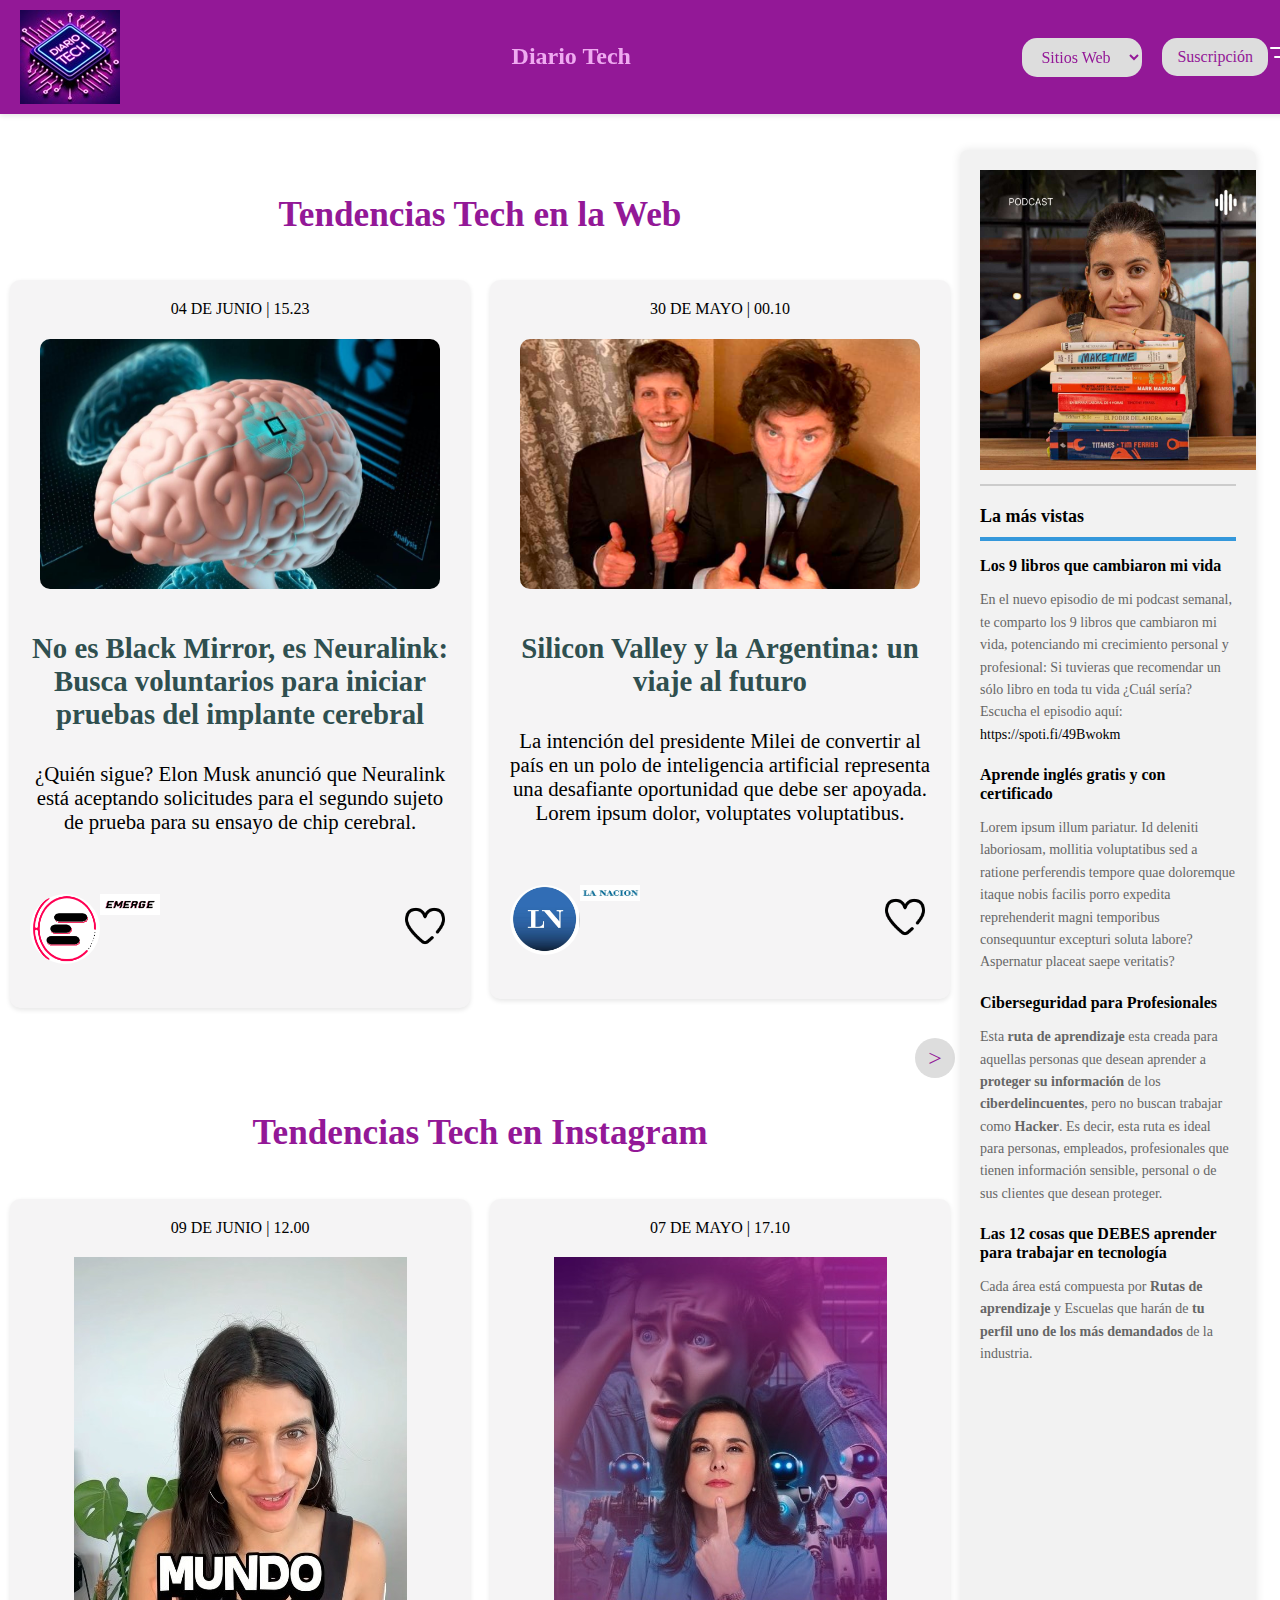
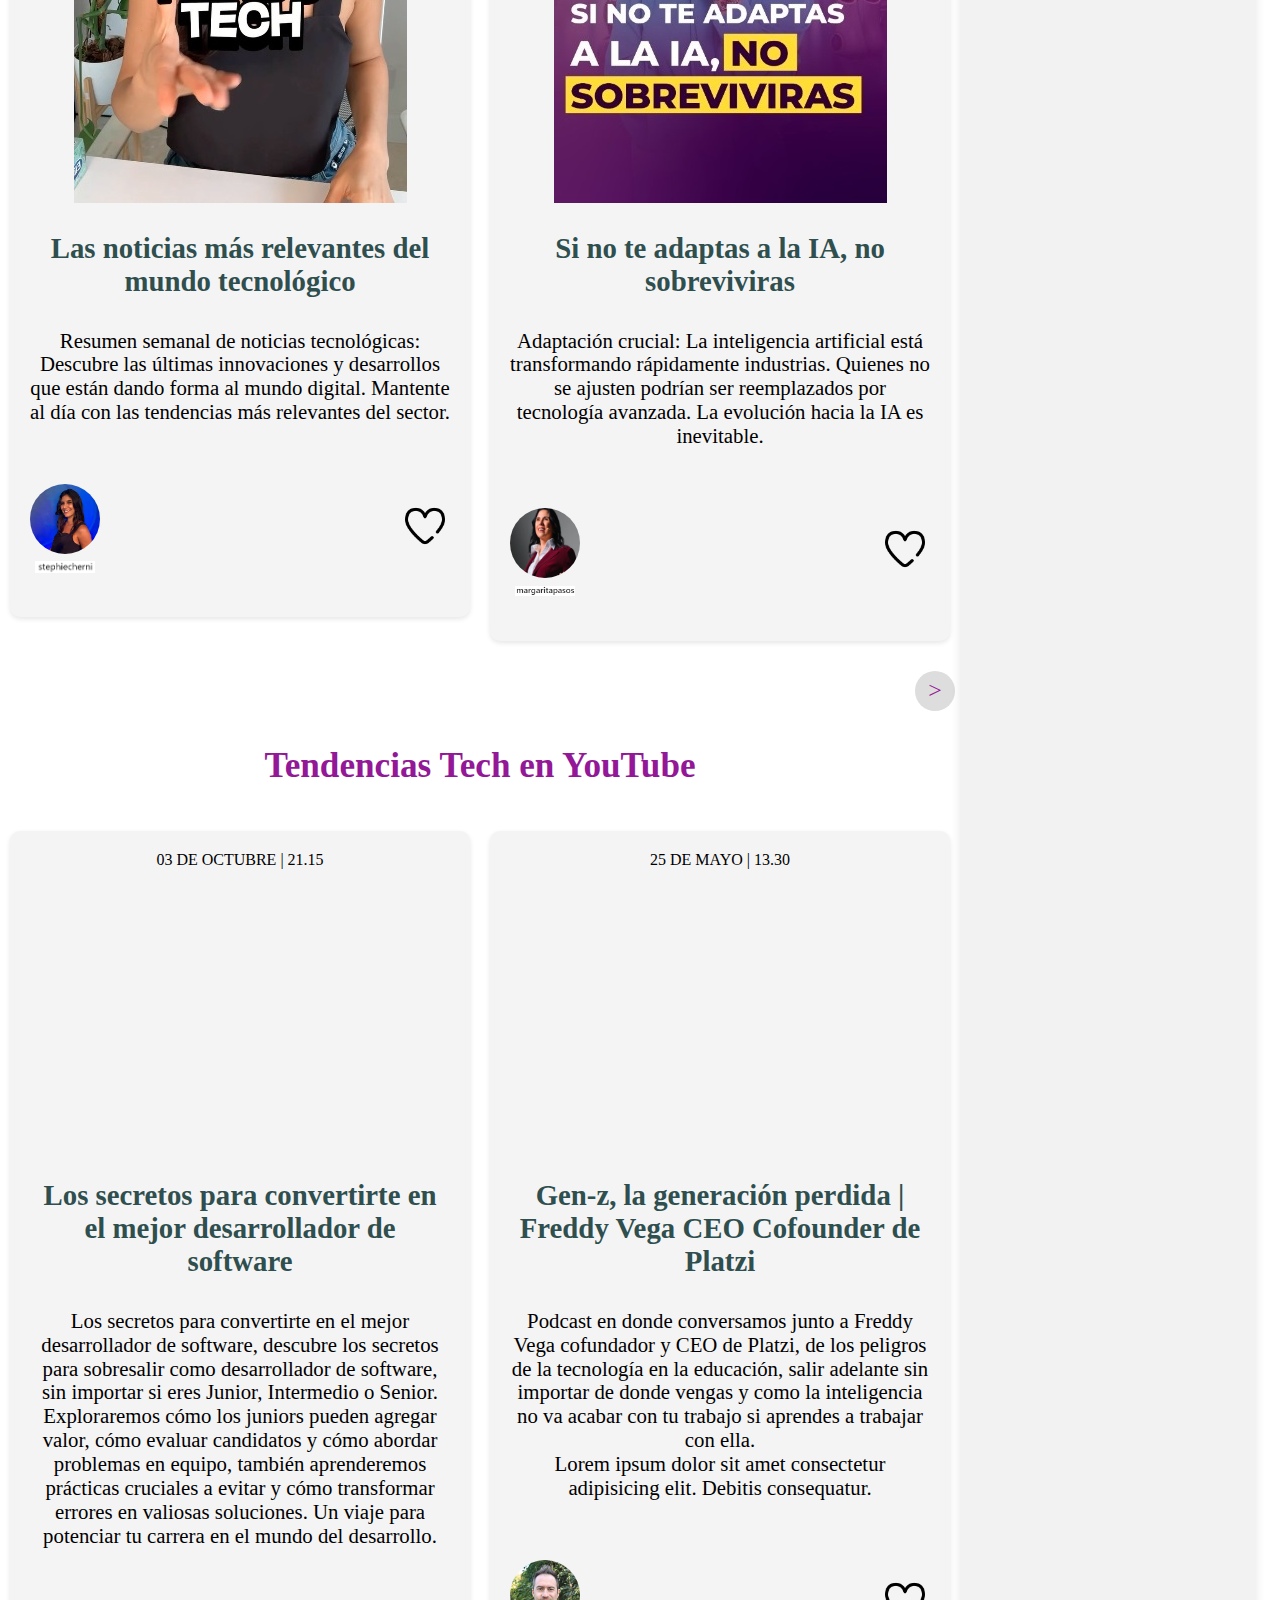
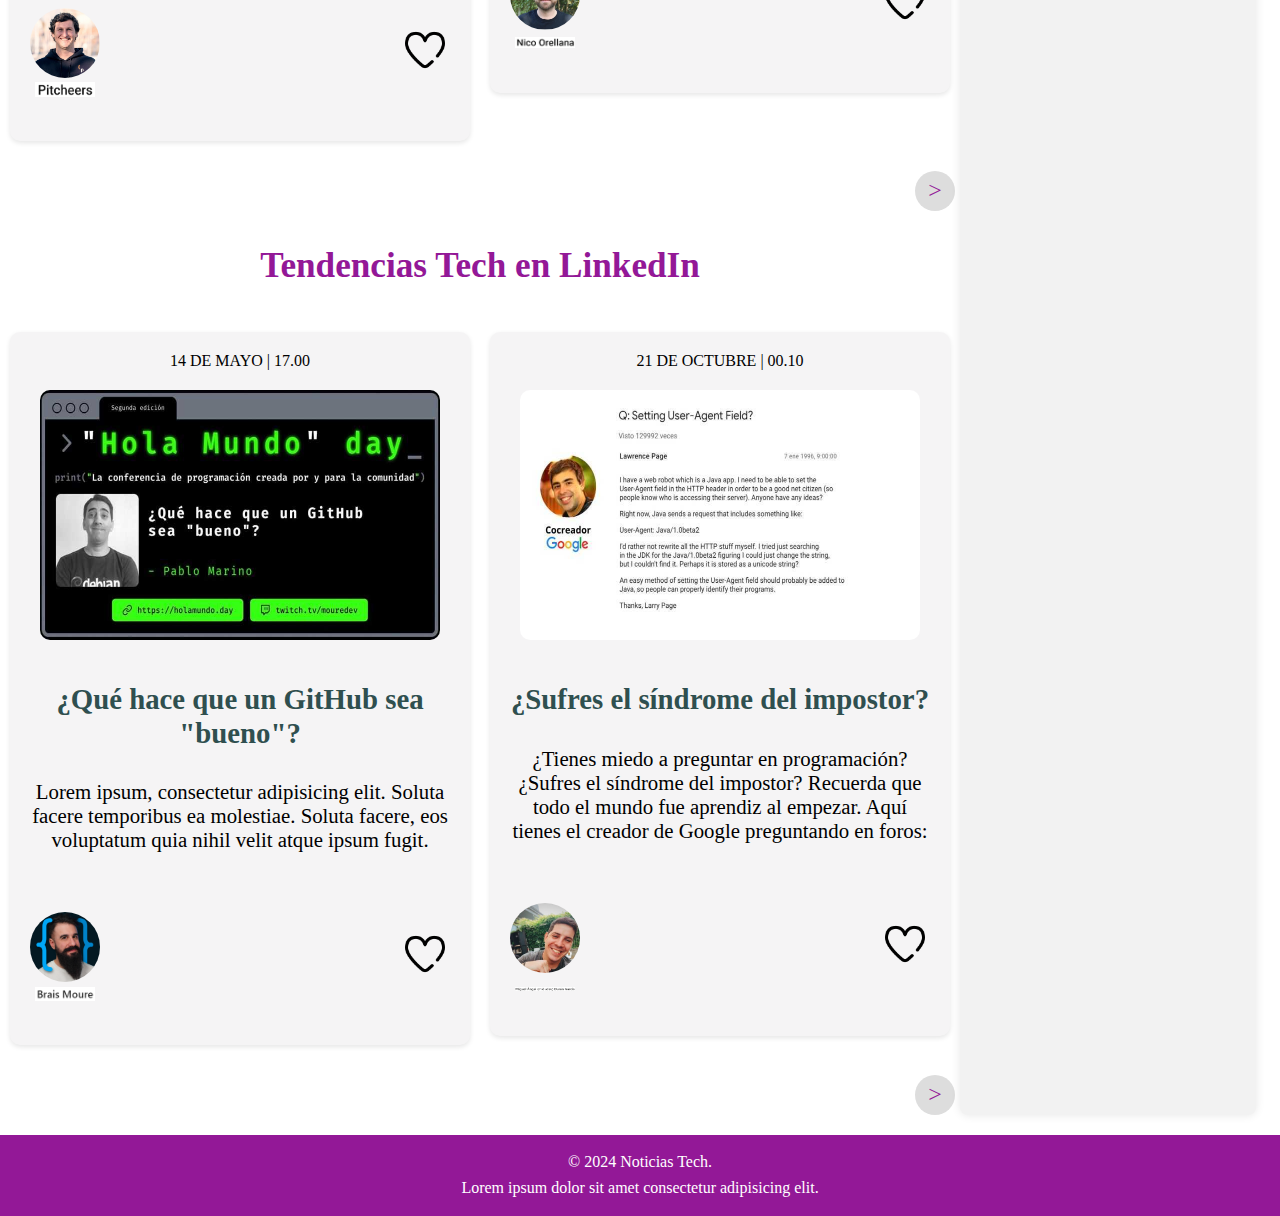
<file: index.html>
<!DOCTYPE html>
<html lang="es">
    <head>
        <meta charset="UTF-8">
        <meta name="viewport" content="width=device-width, initial-scale=1.0">
        <title>Document</title>
        <link rel="preconnect" href="https://fonts.googleapis.com">
        <link rel="preconnect" href="https://fonts.gstatic.com" crossorigin>
        <link href="https://fonts.googleapis.com/css2?family=Roboto:ital,wght@0,100;0,300;0,400;0,500;0,700;0,900;1,100;1,300;1,400;1,500;1,700;1,900&display=swap" rel="stylesheet">
        <link rel="stylesheet" href="normalize.css">
        <link rel="stylesheet" href="styles.css">
    </head>
    <body>
        <header>
            <div class="header-logo"></div>
                <a href=""></a>
                <img class="header-img" src="./img/logo.jpg" alt="logo">
                <h1 class="header-h1">Diario Tech</h1>
            </div>
        
            <nav>
                <ul> <!--escritorio-->
                    <li>
                        <select onchange="window.location.href = this.value;">
                            <option value="#Web">Sitios Web</option>
                            <option value="#LinkedIn">LinkedIn</option>
                            <option value="#YouTube">YouTube</option>
                            <option value="#Instagram">Instagram</option> 
                        </select>
                    </li> 
                    <li><a href="pages/suscribe.html">Suscripción</a></li>
                </ul>

                <div class="header-menu"></div>
                    <a href=""></a>
                    <img src="./img/menu.png" alt="menu">
                </div>
            </nav>
        </header>

        <div class="container">
        <main>
            <h2 class="main-h2" id="Web">Tendencias Tech en la Web</h2>
            <section class="main-section" id="web-section">
                <article class="main-article" id="article1">
                    <div class="main-fecha">
                        <time datetime="2024-06-04T15:23">04 DE JUNIO | 15.23</time>
                    </div>

                    <picture class="article-imagen">
                        <a href="https://decrypt.co/es/231381/elon-musk-neuralink-busca-voluntario-para-implante-cerebral-de-telepatia" target="_blank">
                            <img class="picture-articulo" src="./img/articulo1.jpeg" alt="imagen de la noticia"></a>
                    </picture>

                    <h2 class="article-h2">No es Black Mirror, es <strong>Neuralink</strong>: Busca voluntarios para iniciar pruebas del <strong>implante cerebral</strong></h2>
                    <p class="article-p">¿Quién sigue? Elon Musk anunció que Neuralink está aceptando solicitudes para el segundo sujeto de prueba para su ensayo de chip cerebral.</p>

                    <div class="article-autor">
                        <picture class="picture-article">
                            <div class="article-logo">
                                <a href="https://decrypt.co/es/emerge" target="_blank">
                                <img class="picture-autor" src="./img/autor1.png" alt="autor"></a>
                            </div>
                            <div class="article-sitio">
                                <a href="https://decrypt.co/es/emerge" target="_blank">
                                <img class="picture-sitio" src="./img/sitio1.jpeg" alt="sitio web"></a>
                                <!-- <p class="article-sitio">Emerge</p> -->
                            </div>
                        </picture>

                        <div class="article-logos">
                            <div class="article-favorito">
                                <img src="./img/favorito.png" alt="favorito">
                            </div>
                            <!-- <div class="article-web"> 
                                <img src="./img/web.png" alt="web">
                            </div> -->
                        </div>
                    </div>
            </article>

            <article class="main-article" id="article2">
                <div class="main-fecha">
                    <time datetime="2024-05-30T00:10">30 DE MAYO | 00.10</time>
                </div>

            <picture class="article-imagen">
                <a href="https://www.lanacion.com.ar/editoriales/silicon-valley-y-la-argentina-un-viaje-al-futuro-nid30052024/" target="_blank">
                    <img class="picture-articulo" src="./img/articulo2.png" alt="imagen de la noticia"></a>
            </picture>

            <h2 class="article-h2"><strong>Silicon Valley</strong> y la <strong>Argentina</strong>: un viaje al futuro</h2>
            <p class="article-p">La intención del presidente Milei de convertir al país en un polo de inteligencia artificial representa una desafiante oportunidad que debe ser apoyada.
                                Lorem ipsum dolor, voluptates voluptatibus.</p>

            <div class="article-autor">
                <picture class="picture-article">
                    <div class="article-logo">
                        <a href="https://www.lanacion.com.ar/" target="_blank">
                        <img class="picture-autor" src="./img/autor2.jpeg" alt="autor"></a>
                    </div>
                    <div class="article-sitio">
                        <a href="https://www.lanacion.com.ar/" target="_blank">
                        <img class="picture-sitio" src="./img/sitio2.jpeg" alt="sitio web"></a>
                        <!-- <p class="article-sitio">La Nacion</p> -->
                    </div>
                </picture>

                <div class="article-logos"> <!-- hacer rectangular -->
                    <div class="article-favorito"> <!-- hacer redondo -->
                        <img src="./img/favorito.png" alt="favorito">
                    </div>
                    <!-- <div class="article-web">
                        <img src="./img/web.png" alt="web">
                    </div> -->
                </div>
            </div>
            </section>

            <section class="section-botones">
                <input type="radio" name="article" id="article1" checked>
                    <label for="article1"></label>
                <input type="radio" name="article" id="article2">
                    <label for="article2"></label>
                <input type="radio" name="article" id="article3">
                    <label for="article3"></label>
            </section>

            <section class="section-flecha">
                <div class="div-flecha">
                    <p class="p-flecha">></p>
                </div>
            </section>

            <h2 class="main-h2" id="Instagram">Tendencias Tech en Instagram</h2>
            <section class="main-section" id="instagram-section">
                <article class="main-article" id="article3">
                    <div class="main-fecha">
                        <time datetime="2024-06-09T12:00">09 DE JUNIO | 12.00</time>
                    </div>

                <picture class="article-imagen"> 
                    <a href="https://www.instagram.com/reel/C8Aq9wRBkC7/?igsh=aW5xaWxxamZ4M295" target="_blank">
                        <img src="./img/articulo3.jpg" alt="imagen de la noticia"></a>
                    <!-- <blockquote class="instagram-media" data-instgrm-captioned data-instgrm-permalink="https://www.instagram.com/reel/C8Aq9wRBkC7/?utm_source=ig_embed&amp;utm_campaign=loading" data-instgrm-version="14" style=" background:#FFF; border:0; border-radius:3px; box-shadow:0 0 1px 0 rgba(0,0,0,0.5),0 1px 10px 0 rgba(0,0,0,0.15); margin: 1px; max-width:540px; min-width:326px; padding:0; width:99.375%; width:-webkit-calc(100% - 2px); width:calc(100% - 2px);"><div style="padding:16px;"> <a href="https://www.instagram.com/reel/C8Aq9wRBkC7/?utm_source=ig_embed&amp;utm_campaign=loading" style=" background:#FFFFFF; line-height:0; padding:0 0; text-align:center; text-decoration:none; width:100%;" target="_blank"> <div style=" display: flex; flex-direction: row; align-items: center;"> <div style="background-color: #F4F4F4; border-radius: 50%; flex-grow: 0; height: 40px; margin-right: 14px; width: 40px;"></div> <div style="display: flex; flex-direction: column; flex-grow: 1; justify-content: center;"> <div style=" background-color: #F4F4F4; border-radius: 4px; flex-grow: 0; height: 14px; margin-bottom: 6px; width: 100px;"></div> <div style=" background-color: #F4F4F4; border-radius: 4px; flex-grow: 0; height: 14px; width: 60px;"></div></div></div><div style="padding: 19% 0;"></div> <div style="display:block; height:50px; margin:0 auto 12px; width:50px;"><svg width="50px" height="50px" viewBox="0 0 60 60" version="1.1" xmlns="https://www.w3.org/2000/svg" xmlns:xlink="https://www.w3.org/1999/xlink"><g stroke="none" stroke-width="1" fill="none" fill-rule="evenodd"><g transform="translate(-511.000000, -20.000000)" fill="#000000"><g><path d="M556.869,30.41 C554.814,30.41 553.148,32.076 553.148,34.131 C553.148,36.186 554.814,37.852 556.869,37.852 C558.924,37.852 560.59,36.186 560.59,34.131 C560.59,32.076 558.924,30.41 556.869,30.41 M541,60.657 C535.114,60.657 530.342,55.887 530.342,50 C530.342,44.114 535.114,39.342 541,39.342 C546.887,39.342 551.658,44.114 551.658,50 C551.658,55.887 546.887,60.657 541,60.657 M541,33.886 C532.1,33.886 524.886,41.1 524.886,50 C524.886,58.899 532.1,66.113 541,66.113 C549.9,66.113 557.115,58.899 557.115,50 C557.115,41.1 549.9,33.886 541,33.886 M565.378,62.101 C565.244,65.022 564.756,66.606 564.346,67.663 C563.803,69.06 563.154,70.057 562.106,71.106 C561.058,72.155 560.06,72.803 558.662,73.347 C557.607,73.757 556.021,74.244 553.102,74.378 C549.944,74.521 548.997,74.552 541,74.552 C533.003,74.552 532.056,74.521 528.898,74.378 C525.979,74.244 524.393,73.757 523.338,73.347 C521.94,72.803 520.942,72.155 519.894,71.106 C518.846,70.057 518.197,69.06 517.654,67.663 C517.244,66.606 516.755,65.022 516.623,62.101 C516.479,58.943 516.448,57.996 516.448,50 C516.448,42.003 516.479,41.056 516.623,37.899 C516.755,34.978 517.244,33.391 517.654,32.338 C518.197,30.938 518.846,29.942 519.894,28.894 C520.942,27.846 521.94,27.196 523.338,26.654 C524.393,26.244 525.979,25.756 528.898,25.623 C532.057,25.479 533.004,25.448 541,25.448 C548.997,25.448 549.943,25.479 553.102,25.623 C556.021,25.756 557.607,26.244 558.662,26.654 C560.06,27.196 561.058,27.846 562.106,28.894 C563.154,29.942 563.803,30.938 564.346,32.338 C564.756,33.391 565.244,34.978 565.378,37.899 C565.522,41.056 565.552,42.003 565.552,50 C565.552,57.996 565.522,58.943 565.378,62.101 M570.82,37.631 C570.674,34.438 570.167,32.258 569.425,30.349 C568.659,28.377 567.633,26.702 565.965,25.035 C564.297,23.368 562.623,22.342 560.652,21.575 C558.743,20.834 556.562,20.326 553.369,20.18 C550.169,20.033 549.148,20 541,20 C532.853,20 531.831,20.033 528.631,20.18 C525.438,20.326 523.257,20.834 521.349,21.575 C519.376,22.342 517.703,23.368 516.035,25.035 C514.368,26.702 513.342,28.377 512.574,30.349 C511.834,32.258 511.326,34.438 511.181,37.631 C511.035,40.831 511,41.851 511,50 C511,58.147 511.035,59.17 511.181,62.369 C511.326,65.562 511.834,67.743 512.574,69.651 C513.342,71.625 514.368,73.296 516.035,74.965 C517.703,76.634 519.376,77.658 521.349,78.425 C523.257,79.167 525.438,79.673 528.631,79.82 C531.831,79.965 532.853,80.001 541,80.001 C549.148,80.001 550.169,79.965 553.369,79.82 C556.562,79.673 558.743,79.167 560.652,78.425 C562.623,77.658 564.297,76.634 565.965,74.965 C567.633,73.296 568.659,71.625 569.425,69.651 C570.167,67.743 570.674,65.562 570.82,62.369 C570.966,59.17 571,58.147 571,50 C571,41.851 570.966,40.831 570.82,37.631"></path></g></g></g></svg></div><div style="padding-top: 8px;"> <div style=" color:#3897f0; font-family:Arial,sans-serif; font-size:14px; font-style:normal; font-weight:550; line-height:18px;">Ver esta publicación en Instagram</div></div><div style="padding: 12.5% 0;"></div> <div style="display: flex; flex-direction: row; margin-bottom: 14px; align-items: center;"><div> <div style="background-color: #F4F4F4; border-radius: 50%; height: 12.5px; width: 12.5px; transform: translateX(0px) translateY(7px);"></div> <div style="background-color: #F4F4F4; height: 12.5px; transform: rotate(-45deg) translateX(3px) translateY(1px); width: 12.5px; flex-grow: 0; margin-right: 14px; margin-left: 2px;"></div> <div style="background-color: #F4F4F4; border-radius: 50%; height: 12.5px; width: 12.5px; transform: translateX(9px) translateY(-18px);"></div></div><div style="margin-left: 8px;"> <div style=" background-color: #F4F4F4; border-radius: 50%; flex-grow: 0; height: 20px; width: 20px;"></div> <div style=" width: 0; height: 0; border-top: 2px solid transparent; border-left: 6px solid #f4f4f4; border-bottom: 2px solid transparent; transform: translateX(16px) translateY(-4px) rotate(30deg)"></div></div><div style="margin-left: auto;"> <div style=" width: 0px; border-top: 8px solid #F4F4F4; border-right: 8px solid transparent; transform: translateY(16px);"></div> <div style=" background-color: #F4F4F4; flex-grow: 0; height: 12px; width: 16px; transform: translateY(-4px);"></div> <div style=" width: 0; height: 0; border-top: 8px solid #F4F4F4; border-left: 8px solid transparent; transform: translateY(-4px) translateX(8px);"></div></div></div> <div style="display: flex; flex-direction: column; flex-grow: 1; justify-content: center; margin-bottom: 24px;"> <div style=" background-color: #F4F4F4; border-radius: 4px; flex-grow: 0; height: 14px; margin-bottom: 6px; width: 224px;"></div> <div style=" background-color: #F4F4F4; border-radius: 4px; flex-grow: 0; height: 14px; width: 144px;"></div></div></a><p style=" color:#c9c8cd; font-family:Arial,sans-serif; font-size:14px; line-height:17px; margin-bottom:0; margin-top:8px; overflow:hidden; padding:8px 0 7px; text-align:center; text-overflow:ellipsis; white-space:nowrap;"><a href="https://www.instagram.com/reel/C8Aq9wRBkC7/?utm_source=ig_embed&amp;utm_campaign=loading" style=" color:#c9c8cd; font-family:Arial,sans-serif; font-size:14px; font-style:normal; font-weight:normal; line-height:17px; text-decoration:none;" target="_blank">Una publicación compartida de Stephanie Cherni (@stephiecherni)</a></p></div></blockquote> <script async src="//www.instagram.com/embed.js"></script> -->                     
                </picture>

                <h2 class="article-h2">Las noticias más relevantes del mundo tecnológico</h2>
                <p class="article-p">Resumen semanal de noticias tecnológicas: Descubre las últimas innovaciones y desarrollos que están dando forma al mundo digital. Mantente al día con las tendencias más relevantes del sector.</p>


                <div class="article-autor">
                    <picture>
                        <div class="article-logo">
                            <a href="https://www.instagram.com/stephiecherni/" target="_blank">
                            <img class="picture-autor" src="./img/autor3.png" alt="autor"></a>
                        </div>
                        <div class="article-sitio">
                            <a href="https://www.instagram.com/stephiecherni/" target="_blank">
                            <img class="picture-sitio" src="./img/sitio3.png" alt="perfil de instagram"></a>
                        </div>
                    </picture>

                    <div class="article-logos">
                        <div class="article-favorito">
                            <img src="./img/favorito.png" alt="favorito">
                        </div>
                        <!-- <div class="article-instagram">
                            <img src="./img/instagram.png" alt="instagram">
                        </div> -->
                    </div>
                </div>
            </article>

            <article class="main-article" id="article4">
                <div class="main-fecha">
                    <time datetime="2024-06-07T17:10">07 DE MAYO | 17.10</time>
                </div>

                <picture class="article-imagen">
                    <a href= "https://www.instagram.com/reel/C7mX9fWstdk/?igsh=MWpsYWQ0MmV0amZpYg==" target="_blank">
                        <img src="./img/articulo4.jpg" alt="imagen de la noticia"></a>
                </picture>

                <h2 class="article-h2">Si no te adaptas a la IA, no sobreviviras</h2>
                <p class="article-p">Adaptación crucial: La inteligencia artificial está transformando rápidamente industrias. Quienes no se ajusten podrían ser reemplazados por tecnología avanzada. La evolución hacia la IA es inevitable.</p>


                <div class="article-autor">
                    <picture>
                        <div class="article-logo">
                            <a href="https://www.instagram.com/margaritapasos/" target="_blank">
                            <img class="picture-autor" src="./img/autor4.png" alt="autor"></a>
                        </div>
                        <div class="article-sitio">
                            <a href="https://www.instagram.com/margaritapasos/" target="_blank">
                            <img class="picture-sitio" src="./img/sitio4.png" alt="perfil de instagram"></a>
                        </div>
                    </picture>

                    <div class="article-logos">
                        <div class="article-favorito"> <!-- hacer redondo -->
                            <img src="./img/favorito.png" alt="favorito">
                        </div>
                        <!-- <div class="article-instagram">
                            <img src="./img/instagram.png" alt="instagram">
                        </div> -->
                    </div>
                </div>
            </article>
            </section>

            <section class="section-botones">
                <input type="radio" name="article" id="article1" checked>
                    <label for="article1"></label>
                <input type="radio" name="article" id="article2">
                    <label for="article2"></label>
                <input type="radio" name="article" id="article3">
                    <label for="article3"></label>
            </section>

            <section class="section-flecha">
                <div class="div-flecha">
                    <p class="p-flecha">></p>
                </div>
            </section>

            <h2 class="main-h2" id="YouTube">Tendencias Tech en YouTube</h2>
            <section class="main-section">
                <article class="main-article" id="article5">
                    <div class="main-fecha">
                        <time datetime="2023-10-03T21:15">03 DE OCTUBRE | 21.15</time>
                    </div>

                <div class="article-imagen" id="article-video">
                    <iframe class="picture-iframe" width="560" height="315" src="https://www.youtube.com/embed/hbHcHqK7kxU?si=V7c6mEdpdAK1F4hb" title="YouTube video player" frameborder="0" allow="accelerometer; autoplay; clipboard-write; encrypted-media; gyroscope; picture-in-picture; web-share" referrerpolicy="strict-origin-when-cross-origin" allowfullscreen></iframe>
                </div>
                        
                <h2 class="article-h2"><strong>Los secretos para convertirte en el mejor desarrollador de software</strong></h2>
                <p class="article-p">Los secretos para convertirte en el mejor desarrollador de software, descubre los secretos para sobresalir como desarrollador de software, sin importar si eres Junior, Intermedio o Senior. 
                                    Exploraremos cómo los juniors pueden agregar valor, cómo evaluar candidatos y cómo abordar problemas en equipo, también aprenderemos prácticas cruciales a evitar y cómo transformar errores en valiosas soluciones. 
                                    Un viaje para potenciar tu carrera en el mundo del desarrollo.
                </p>
                <div class="article-autor">
                    <picture>
                        <div class="article-logo">
                            <a href="https://www.youtube.com/@Pitcheers" target="_blank">
                            <img class="picture-autor" src="./img/autor5.jpeg" alt="autor"></a>
                        </div>
                        <div class="article-sitio">
                            <a href="https://www.youtube.com/@Pitcheers" target="_blank">
                            <img class="picture-sitio" src="./img/sitio5.png" alt="canal de YouTube"></a>
                        </div>
                    </picture>

                    <div class="article-logos">
                        <div class="article-favorito"> 
                            <img src="./img/favorito.png" alt="favorito">
                        </div>
                        <!-- <div class="article-youtube"> 
                            <img src="./img/youtube.png" alt="YouTube">
                        </div> -->
                    </div>
                </div>
            </article>

            <article class="main-article" id="article6">
                <div class="main-fecha">
                    <time datetime="2024-05-25T13:30">25 DE MAYO | 13.30</time>
                </div>

            <div class="article-imagen" class="article-video">
                <iframe class="picture-iframe" width="560" height="315" src="https://www.youtube.com/embed/MTnG_c-PYeM?si=5nIrElwnCwpFmQ6i" title="YouTube video player" frameborder="0" allow="accelerometer; autoplay; clipboard-write; encrypted-media; gyroscope; picture-in-picture; web-share" referrerpolicy="strict-origin-when-cross-origin" allowfullscreen></iframe>            
            </div>

            <h2 class="article-h2">Gen-z, la generación perdida | <strong>Freddy Vega CEO Cofounder de Platzi</strong></h2>
            <p class="article-p">Podcast en donde conversamos junto a Freddy Vega cofundador y CEO de Platzi, de los peligros de la tecnología en la educación, salir adelante sin importar de donde vengas y como la inteligencia no va acabar con tu trabajo si aprendes a trabajar con ella.<br>
                Lorem ipsum dolor sit amet consectetur adipisicing elit. Debitis consequatur.</p>

            <div class="article-autor">
                <picture>
                    <div class="article-logo">
                        <a href="https://www.youtube.com/watch?v=MTnG_c-PYeM" target="_blank">
                        <img class="picture-autor" src="./img/autor6.jpeg" alt="autor"></a>
                    </div>
                    <div class="article-sitio">
                        <a href="https://www.youtube.com/watch?v=MTnG_c-PYeM" target="_blank">
                        <img class="picture-sitio" src="./img/sitio6.png" alt="canal de YouTube"></a>
                    </div>
                </picture>

                <div class="article-logos">
                    <div class="article-favorito"> 
                        <img src="./img/favorito.png" alt="favorito">
                    </div>
                    <!-- <div class="article-youtube"> 
                        <img src="./img/youtube.png" alt="YouTube">
                    </div> -->
                </div>
            </div>
            </article>
            </section>
            
            <section class="section-botones">
                <input type="radio" name="article" id="article1" checked>
                    <label for="article1"></label>
                <input type="radio" name="article" id="article2">
                    <label for="article2"></label>
                <input type="radio" name="article" id="article3">
                    <label for="article3"></label>
            </section>

            <section class="section-flecha">
                <div class="div-flecha">
                    <p class="p-flecha">></p>
                </div>
            </section>

            <h2 class="main-h2" id="LinkedIn">Tendencias Tech en LinkedIn</h2>
            <section class="main-section">
                <article class="main-article" id="article7">
                    <div class="main-fecha">
                        <time datetime="2024-05-14T15:23">14 DE MAYO | 17.00</time>
                    </div>

                    <picture class="article-imagen" id="article-imagen">
                        <a href="https://www.linkedin.com/posts/braismoure_holamundoday-activity-7193715457441320960-vqjH?utm_source=share&utm_medium=member_android" target="_blank">
                            <img class="picture-articulo" src="./img/articulo7.jpeg" alt="imagen de la noticia"></a>
                    </picture>

                    <h2 class="article-h2">¿Qué hace que un <strong>GitHub</strong> sea "bueno"?</h2>
                    <p class="article-p"> Lorem ipsum, consectetur adipisicing elit. Soluta facere temporibus ea molestiae. Soluta facere, eos voluptatum quia nihil velit atque ipsum fugit.</p>

                    <div class="article-autor">
                        <picture>
                            <div class="article-logo">
                                <a href="https://www.linkedin.com/in/braismoure/" target="_blank">
                                <img class="picture-autor" src="./img/autor7.png" alt="autor"></a>
                            </div>
                            <div class="article-sitio">
                                <a href="https://www.linkedin.com/in/braismoure/" target="_blank">
                                <img class="picture-sitio" src="./img/sitio7.png" alt="LinkedIn"></a>
                            </div>
                        </picture>

                        <div class="article-logos">
                            <div class="article-favorito"> 
                                <img src="./img/favorito.png" alt="favorito">
                            </div>
                            <!-- <div class="article-linkedin"> 
                                <img src="./img/linkedin.png" alt="LinkedIn">
                            </div> -->
                        </div>
                    </div>
                </article>

                <article class="main-article" id="article8">
                    <div class="main-fecha">
                        <time datetime="2023-10-21T00:10">21 DE OCTUBRE | 00.10</time>
                    </div>
                    
                <picture class="article-imagen" id="article-imagen">
                    <a href="https://www.linkedin.com/posts/midudev_tienes-miedo-a-preguntar-en-programaci%C3%B3n-activity-7100876591437635584-6aAS?utm_source=share&utm_medium=member_android" target="_blank">
                        <img class="picture-articulo" src="./img/articulo8.jpeg" alt="imagen de la noticia"></a>
                </picture>

                <h2 class="article-h2">¿Sufres el <strong>síndrome del impostor</strong>?</h2>
                <p class="article-p">¿Tienes miedo a preguntar en programación?
                                    ¿Sufres el síndrome del impostor?
                                    Recuerda que todo el mundo fue aprendiz al empezar.
                                    Aquí tienes el creador de Google preguntando en foros:</p>

                <div class="article-autor">
                    <picture>
                        <div class="article-logo">
                            <a href="https://www.linkedin.com/in/midudev/" target="_blank">
                            <img class="picture-autor" src="./img/autor8.png" alt="autor"></a>
                        </div>
                        <div class="article-sitio">
                            <a href="https://www.linkedin.com/in/midudev/" target="_blank">
                            <img class="picture-sitio" src="./img/sitio8.png" alt="LinkedIn"></a>
                        </div>
                    </picture>

                    <div class="article-logos">
                        <div class="article-favorito"> 
                            <img src="./img/favorito.png" alt="favorito">
                        </div>
                        <!-- <div class="article-linkedin"> 
                            <img src="./img/linkedin.png" alt="LinkedIn">
                        </div> -->
                    </div>
                </div>
                </article>
            </section>

            <section class="section-botones">
                <input type="radio" name="article" id="article1" checked>
                    <label for="article1"></label>
                <input type="radio" name="article" id="article2">
                    <label for="article2"></label>
                <input type="radio" name="article" id="article3">
                    <label for="article3"></label>
            </section>

            <section class="section-flecha">
                <div class="div-flecha">
                    <p class="p-flecha">></p>
                </div>
            </section>

        </main>
        <aside>
            <picture>
                <a href="https://www.linkedin.com/posts/soysofiacontreras_emprendedores-desarrollopersonal-desarrolloprofesional-activity-7129950815150088193-5ajZ?utm_source=share&utm_medium=member_android"></a>
                <img src="./img/articuloplus1.jpeg" alt="autora">

                <div class="div-hrgrey"></div>

                <section class="aside-section">
                    <p class="aside-titulo">La más vistas</p>
                    <div class="div-hrcolor"></div>

                    <ul>
                        <li>
                            <article class="aside-article">
                                <a class="links" href="https://www.linkedin.com/posts/soysofiacontreras_emprendedores-desarrollopersonal-desarrolloprofesional-activity-7129950815150088193-5ajZ?utm_source=share&utm_medium=member_android"><h3 class="aside-h3"><strong>Los 9 libros que cambiaron mi vida</strong></h3></a>
                                <p class="aside-p">En el nuevo episodio de mi podcast semanal, te comparto los 9 libros que cambiaron mi vida, potenciando mi crecimiento personal y profesional:
                                    Si tuvieras que recomendar un sólo libro en toda tu vida ¿Cuál sería?
                                    Escucha el episodio aquí: <a href="https://spoti.fi/49Bwokm">https://spoti.fi/49Bwokm</a>
                                </p>
                            </article>
                        </li>
                        <li>
                            <article class="aside-article">
                                <a class="links" href="https://cursos.desafiolatam.com/courses/english-for-developers-it-professionals?utm_source=Linkedin&utm_medium=embajadores_vanessa&utm_campaign=cursos_gratuitos&utm_content=ingles"><h3 class="aside-h3"><strong>Aprende inglés gratis y con certificado</strong></h3></a>
                                <p class="aside-p">Lorem ipsum illum pariatur. Id deleniti laboriosam, mollitia voluptatibus sed a ratione perferendis tempore quae doloremque itaque nobis facilis porro expedita reprehenderit magni temporibus consequuntur excepturi soluta labore? Aspernatur placeat saepe veritatis?</p>
                            </article>
                        </li>
                        <li>
                            <article class="aside-article">
                                <a class="links" href="https://achirou.com/ciberseguridad-para-profesionales/"><h3 class="aside-h3">Ciberseguridad para Profesionales</h3></a>
                                <p class="aside-p">Esta <strong>ruta de aprendizaje</strong> esta creada para aquellas personas que desean aprender a <strong>proteger su información</strong> de los <strong>ciberdelincuentes</strong>, pero no buscan trabajar como <strong>Hacker</strong>.
                                                    Es decir, esta ruta es ideal para personas, empleados, profesionales que tienen información sensible, personal o de sus clientes que desean proteger.</p>
                            </article>
                        </li>
                        <li>
                            <article class="aside-article">
                                <a class="links" href="https://youtu.be/ZiwXD1JTkgg?si=SHrozgCdW78Stlwm"><h3 class="aside-h3">Las 12 cosas que DEBES aprender para trabajar en tecnología</h3></a>
                                <p class="aside-p">Cada área está compuesta por <strong>Rutas de aprendizaje</strong> y Escuelas que harán de <strong>tu perfil uno de los más demandados</strong> de la industria.</p>
                            </article>
                        </li>
                    </ul>
                </section>
            </picture>
        </aside>
    </div>

    <footer>
        <div class="footer-content">
            <p>&copy; 2024 Noticias Tech.</p>
            <p>Lorem ipsum dolor sit amet consectetur adipisicing elit.</p>
        </div>
    </footer>
    </body>
</html>
</file>
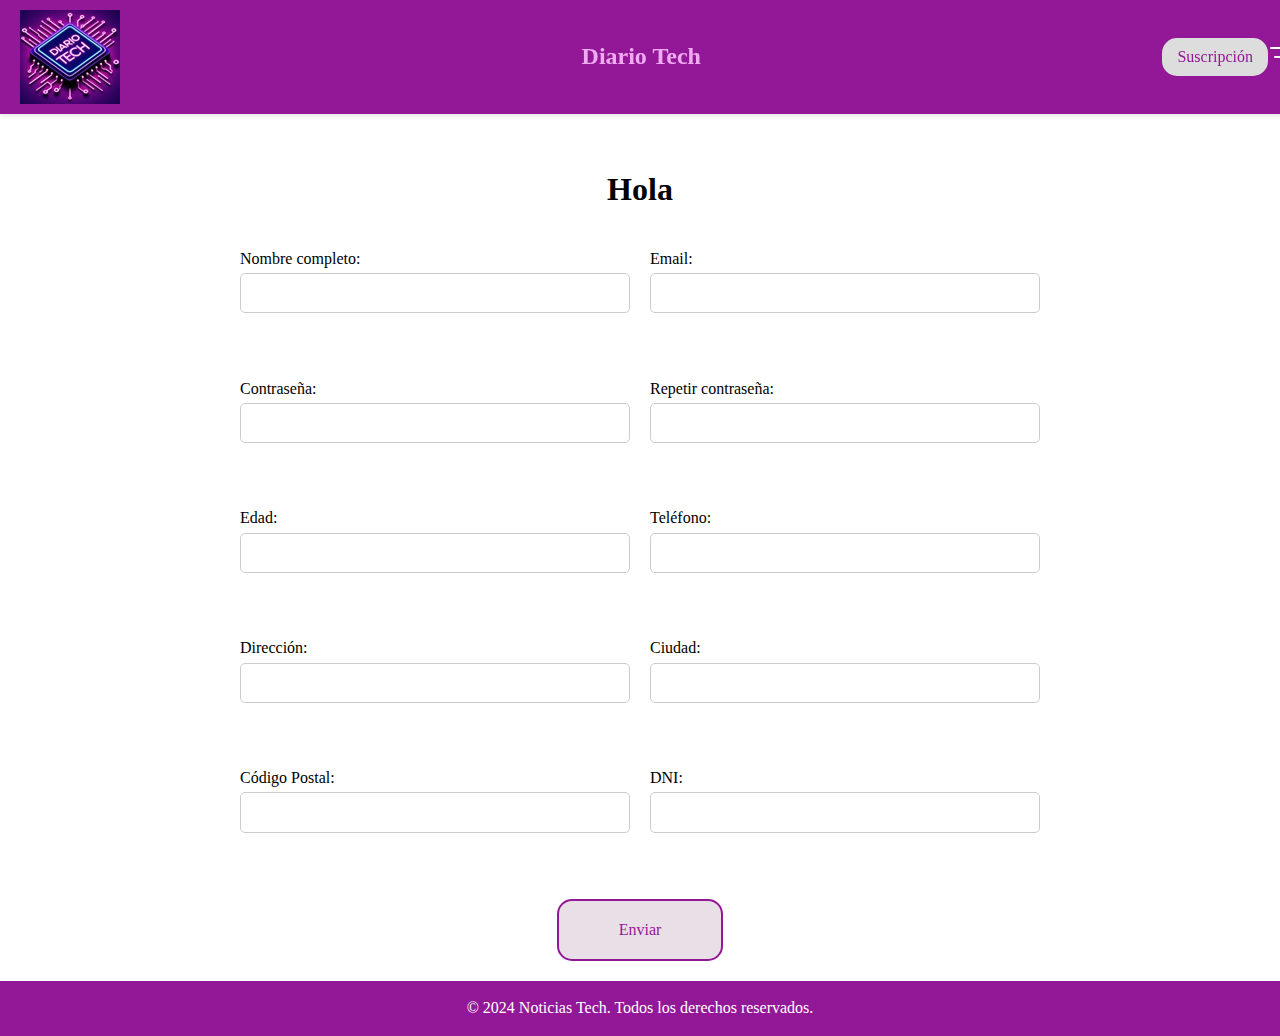
<file: pages/suscribe.html>
<!DOCTYPE html>
<html lang="es">
    <head>
        <meta charset="UTF-8">
        <meta name="viewport" content="width=device-width, initial-scale=1.0">
        <title>Document</title>
        <link rel="stylesheet" href="../normalize.css">
        <link rel="stylesheet" href="../styles/stylesSuscribe.css">
    </head>
    <body>
        <header>
            <div class="header-logo"></div>
                <a href=""></a>
                <img class="header-img" src="../img/logo.jpg" alt="logo">
                <h1 class="header-h1">Diario Tech</h1>
            </div>
        
            <nav>
                <ul> <!--escritorio-->
                    <li><a href="pages/suscribe.html">Suscripción</a></li>
                </ul>

                <div class="header-menu"></div>
                    <a href=""></a>
                    <img src="../img/menu.png" alt="menu">
                </div>
            </nav>
        </header>

        <main>
            <h1 id="form-title">Hola </h1>

            <div class="container">
                <form action="" id="subscriptionForm">
                    <div class="form-group">
                        <label for="fullName">Nombre completo:</label>
                        <input type="text" id="fullName" name="fullName">
                        <p class="error-message" id="fullNameError"></p>
                    </div>

                    <div class="form-group">
                        <label for="email">Email:</label>
                        <input type="email" id="email" name="email">
                        <p class="error-message" id="emailError"></p>
                    </div>

                    <div class="form-group">
                        <label for="password">Contraseña:</label>
                        <input type="password" id="password" name="password">
                        <p class="error-message" id="passwordError"></p>
                    </div>

                    <div class="form-group">
                        <label for="confirmPassword">Repetir contraseña:</label>
                        <input type="password" id="confirmPassword" name="confirmPassword">
                        <p class="error-message" id="confirmPasswordError"></p>
                    </div>

                    <div class="form-group">
                        <label for="age">Edad:</label>
                        <input type="number" id="age" name="age">
                        <p class="error-message" id="ageError"></p>
                    </div>

                    <div class="form-group">
                        <label for="phone">Teléfono:</label>
                        <input type="tel" id="phone" name="phone">
                        <p class="error-message" id="phoneError"></p>
                    </div>

                    <div class="form-group">
                        <label for="address">Dirección:</label>
                        <input type="text" id="address" name="address">
                        <p class="error-message" id="addressError"></p>
                    </div>

                    <div class="form-group">
                        <label for="city">Ciudad:</label>
                        <input type="text" id="city" name="city">
                        <p class="error-message" id="cityError"></p>
                    </div>

                    <div class="form-group">
                        <label for="postalCode">Código Postal:</label>
                        <input type="text" id="postalCode" name="postalCode">
                        <p class="error-message" id="postalCodeError"></p>
                    </div>

                    <div class="form-group">
                        <label for="dni">DNI:</label>
                        <input type="text" id="dni" name="dni">
                        <p class="error-message" id="dniError"></p>
                    </div>

                    <div class="button-container">
                        <button type="submit">Enviar</button>
                    </div>
                </form>
            </div>
            <dialog id="myModal">
                <div class="modal-header">
                    <h2>Enviado con Exito</h2>
                    <button id="closeModal">&times;</button>
                </div>
                <div id="modalContent"></div>
            </dialog>
        </main>
        <footer>
            <div class="footer-content">
                <p>&copy; 2024 Noticias Tech. Todos los derechos reservados.</p>
            </div>
        </footer>
        <script src="../js/suscribe.js"></script>
    </body>
</html>
</file>
<file: styles.css>
header {
    position: fixed;
    top: 0;
    width: 100%;
    background-color: rgb(147, 24, 151);
    z-index: 1000;
    display: flex;
    justify-content: space-between;
    align-items: center;
    padding: 10px 20px;
    box-shadow: 0 2px 5px rgba(0, 0, 0, 0.1);
}
.header-logo {
    display: flex;
    align-items: center;
}
.header-logo img {
    width: 50px;
    height: 50px; 
    /* border-radius: 10px; */
}
.header-h1 {
    font-size: 24px;
    margin: 0;
    color: rgb(239, 170, 241);
    text-align: center;
    flex-grow: 1;
}
nav {
    display: none;
}
.header-menu {
    display: block;
    margin-right: 0;
    position: relative;
}
.header-menu img {
    width: 30px;
    height: 30px;
}


main{
    padding-top: 160px;
}

.main-section{
    text-align: center;
    margin-bottom: 20px;
}
.main-h2{
    font-size: 2.2rem;
    color: #931897;
    margin-bottom: 20px;
    display: flex;
    justify-content: center;
    align-items: center;
}

.main-article{
    display: flex;
    flex-direction: column;
    align-items: center;
    padding: 20px;
    border-radius: 10px;
    border-color: rgb(147, 24, 151);
    box-shadow: 0 2px 5px rgba(0,0,0,0.1);
    background-color: rgb(245, 244, 245);
    margin-bottom: 20px;
}
.main-fecha time{
    font-size: 1rem;
    color: black;
    /* font-family: ver goooglefont ; */
    display: block;
    margin-bottom: 20px;
}

.picture-articulo,
iframe{
    width: 400px;
    height: 250px;
    border-radius: 10px;
    margin-bottom: 15px;
}
.article-h2{
    text-align: center;
    font-size: 1.8rem;
    color: darkslategrey;
    margin-bottom: 10px;
}
.article-p{
    text-align: center;
    font-size: 1.3rem;
    /* font-family:'Roboto', Courier; */
    color: black;
    margin-bottom: 20px;
}

.article-autor{
    display: flex;
    justify-content:space-between;
    align-items: center;
    gap: 10px;
    margin-top: 40px;
    margin-bottom: 20px;
    width: 100%;
}
.picture-article,
.picture-iframe{
    display: flex;
    justify-content: flex-start;
    align-items: start;
}

.article-logo,
.article.sitio{
    display: flex;
    flex-direction: column;
}


.picture-autor{
    width: 70px;
    height: 70px;
    border-radius: 50%;
}
.picture-sitio{
    width: 60px;
    height: auto;
}

.article-logos{
    display: flex;
    justify-content: center;
    gap: 5px;
}
.article-logos div{
    width: 50px;
    height: 50px;
    display: flex;
    justify-content: center;
    border-radius: 50%;
}
.article-logos img{
    width: 40px;
    height: 40px;
}

.section-botones{
    display: none;
}

aside{
    display: none;
}

footer {
    background-color: rgb(147, 24, 151);;
    color: white;
    padding: 10px 0;
    text-align: center;
}
.footer-content p {
    margin: 0.5em 0;
}

@media screen and (width > 768px) {
    .main-h2{
        margin: 35px;
    }
    .main-section{
        display: flex;
        flex-direction: row;
        justify-content: space-between;
        align-items: flex-start;
    }
    .main-article{
        flex: 1;
        margin: 10px;
        max-width: none;
    }
    .section-botones {
            display: flex;
            justify-content: center;
            align-items: center;
            gap: 10px;
            margin: 20px 0;
        }
        .section-botones input[type="radio"] {
            display: none; 
        }
        .section-botones label {
            display: inline-block;
            width: 15px;
            height: 15px;
            background-color: #ddd;
            border-radius: 50%;
            cursor: pointer;
            transition: background-color 0.3s;
        }
        .section-botones input[type="radio"]:checked + label {
            background-color: rgb(147, 24, 151);
        }
        .section-botones label:hover {
            background-color: #bbb;
        }
}

@media screen and (width > 1230px) {
    .container {
        display: flex; 
    }

    nav {
        display: flex;
        align-items: center;
    }
    nav ul {
        display: flex;
        list-style: none;
        padding: 0;
        margin: 0;
        gap: 20px;
    }
    nav ul li {
        display: flex;
        align-items: center;
    }
    nav ul li a {
        text-decoration: none;
        color: rgb(147, 24, 151);
        padding: 10px 15px;
        border-radius: 15px;
        background-color: #ddd;
        transition: background-color 0.3s, color 0.3s;
    }
    nav ul li a:hover {
        background-color: #bbb;
        color: #000;
    }
    nav ul li select {
        padding: 10px 15px;
        border-radius: 15px;
        background-color: #ddd;
        color: rgb(147, 24, 151);
        border: none;
        cursor: pointer;
        transition: background-color 0.3s, color 0.3s;
    }
    nav ul li select:hover {
        background-color: #bbb;
        color: #000;
    }
    .header-menu {
        display: none !important;
    }

    main {
        display: block;
        width: 75%;
    }
    
    aside {
        display: block; 
        width: 20%; 
        margin-top: 150px;
    }
    aside a{
        text-decoration: none;
        font-size: 14px;
        color: #000;
    }
    aside img{
        width: 285px;
        height: 300px;
    }
    aside {
        background-color: #f2f2f2;
        padding: 20px;
        border-radius: 8px;
        box-shadow: 0 0 10px rgba(0, 0, 0, 0.1);
        margin-bottom: 20px;
        overflow: hidden;
    }
    .picture {
        position: relative;
        overflow: hidden;
        border-radius: 8px;
    }
    .picture img {
        width: 100%;
        display: block;
        border-radius: 8px;
        margin-bottom: 10px;
    }
    .div-hrgrey {
        height: 2px;
        background-color: #ccc;
        margin: 10px 0;
    }
    .aside-section {
        margin-top: 20px;
    }
    .aside-titulo {
        font-size: 18px;
        font-weight: bold;
        margin-bottom: 10px;
    }
    .div-hrcolor {
        height: 4px;
        background-color: #3498db;
        margin-bottom: 10px;
    }
    .aside-article {
        margin-bottom: 20px;
    }
    .aside-h3 {
        font-size: 16px;
        margin-bottom: 10px;
    }
    .aside-p {
        font-size: 14px;
        line-height: 1.6;
        color: #666;
    }
    aside ul {
        list-style-type: none;
        padding: 0;
    }
    #aside-contact {
        width: 125px;
        float: left;
        margin-right: 20px; 
    }
    .img-contact {
        width: 25px;
        height: 25px;
        margin: 10px 5px;
    }
    #aside-body {
        width: calc(100% - 145px);
        float: left;
    }
    .aside-app {
        font-size: 28px;
        margin: 15px 0;
        text-align: center;
        color: #000;
    }
    .divider {
        width: 50px;
        height: 3px;
        background-color: #00326d;
        margin: 5px auto 0;
    }
    .aside-a {
        font-family: Roboto;
        color: #00326d;
        font-size: 16px;
        margin-top: 10px;
        display: block;
        text-decoration: none;
    }
    #aside-ap {
        font-family: EB Garamond;
        font-size: 23px;
        line-height: 1.4;
        color: #000;
        text-decoration: none;
    }
    
    .section-botones {
        display: none;
    }

    .section-flecha {
        display: flex;
        justify-content: flex-end;
        align-items: center;
        padding-right: 5px;
        margin: 20px 0;
    }
    
    .div-flecha {
        display: inline-flex;
        justify-content: center;
        align-items: center;
        width: 40px;
        height: 40px;
        background-color: #ddd;
        border-radius: 50%;
        cursor: pointer;
        transition: background-color 0.3s, transform 0.3s;
    }
    
    .div-flecha:hover {
        background-color: #bbb;
        transform: scale(1.1);
    }
    
    .p-flecha {
        font-size: 24px;
        color: rgb(147, 24, 151);
        margin: 0;
    }
}
</file>
<file: styles/stylesSuscribe.css>
header {
    position: fixed;
    top: 0;
    width: 100%;
    background-color: rgb(147, 24, 151);
    z-index: 1000;
    display: flex;
    justify-content: space-between;
    align-items: center;
    padding: 10px 20px;
    box-shadow: 0 2px 5px rgba(0, 0, 0, 0.1);
}
.header-logo {
    display: flex;
    align-items: center;
}
.header-logo img {
    width: 50px;
    height: 50px; 
    /* border-radius: 10px; */
}
.header-h1 {
    font-size: 24px;
    margin: 0;
    color: rgb(239, 170, 241);
    text-align: center;
    flex-grow: 1;
}
nav {
    display: none;
}
.header-menu {
    display: block;
    margin-right: 0;
    position: relative;
}
.header-menu img {
    width: 30px;
    height: 30px;
}

main{
    padding-top: 150px;
}

.container {
    max-width: 800px;
    margin: 0 auto;
    padding: 20px;
}
h1 {
    text-align: center;
}
form {
    display: flex;
    flex-wrap: wrap;
    gap: 20px;
}
.form-group {
    flex: 1 1 calc(50% - 20px);
    display: flex;
    flex-direction: column;
}
.form-group label {
    margin-bottom: 5px;
}
.form-group input {
    padding: 10px;
    border: 1px solid #ccc;
    border-radius: 5px;
}
.error-message {
    color: red;
    font-size: 0.9em;
    height: 1.2em;
}
.button-container {
    width: 100%;
    display: flex;
    justify-content: center;
}
button {
    padding: 20px 60px;
    background-color: #e9e0e7;
    color: rgb(147, 24, 151);;;
    border: 2px solid  rgb(147, 24, 151); 
    border-radius: 15px;
    cursor: pointer;
}
button:hover {
    background-color: #865477;
}

footer {
    background-color: rgb(147, 24, 151);
    color: white;
    padding: 10px 0;
    text-align: center;
}
.footer-content p {
    margin: 0.5em 0;
}

dialog#myModal {
    border: 5px solid  rgb(147, 24, 151); 
    border-radius: 10px;
    padding: 20px;
    max-width: 500px;
    margin: 20px auto;
    box-shadow: 0 4px 8px rgba(0, 0, 0, 0.1);
    position: relative;
}
.modal-header {
    display: flex;
    justify-content: space-between;
    align-items: center;
    border-bottom: 1px solid #ccc;
    padding-bottom: 10px;
}
#modalContent {
    margin-top: 20px;
}
#closeModal {
    background: none;
    border: none;
    font-size: 1.5rem;
    cursor: pointer;
    color:  rgb(147, 24, 151);
}

@media (max-width: 780px) {
    .form-group {
        flex: 1 1 100%;
    }
    nav ul{
        display: none;
    }
    .header-menu{
        display: flex;
        justify-content: flex-end;
        width: auto;
    }
    .header-menu img{
        width: 20px;
        height: auto;
    }
}

@media screen and (width > 1230px) {
    .container {
        display: flex; 
    }

    nav {
        display: flex;
        align-items: center;
    }
    nav ul {
        display: flex;
        list-style: none;
        padding: 0;
        margin: 0;
        gap: 20px;
    }
    nav ul li {
        display: flex;
        align-items: center;
    }
    nav ul li a {
        text-decoration: none;
        color: rgb(147, 24, 151);
        padding: 10px 15px;
        border-radius: 15px;
        background-color: #ddd;
        transition: background-color 0.3s, color 0.3s;
    }
    nav ul li a:hover {
        background-color: #bbb;
        color: #000;
    }
    nav ul li select {
        padding: 10px 15px;
        border-radius: 15px;
        background-color: #ddd;
        color: rgb(147, 24, 151);
        border: none;
        cursor: pointer;
        transition: background-color 0.3s, color 0.3s;
    }
    nav ul li select:hover {
        background-color: #bbb;
        color: #000;
    }
    .header-menu {
        display: none !important;
    }
}
</file>
